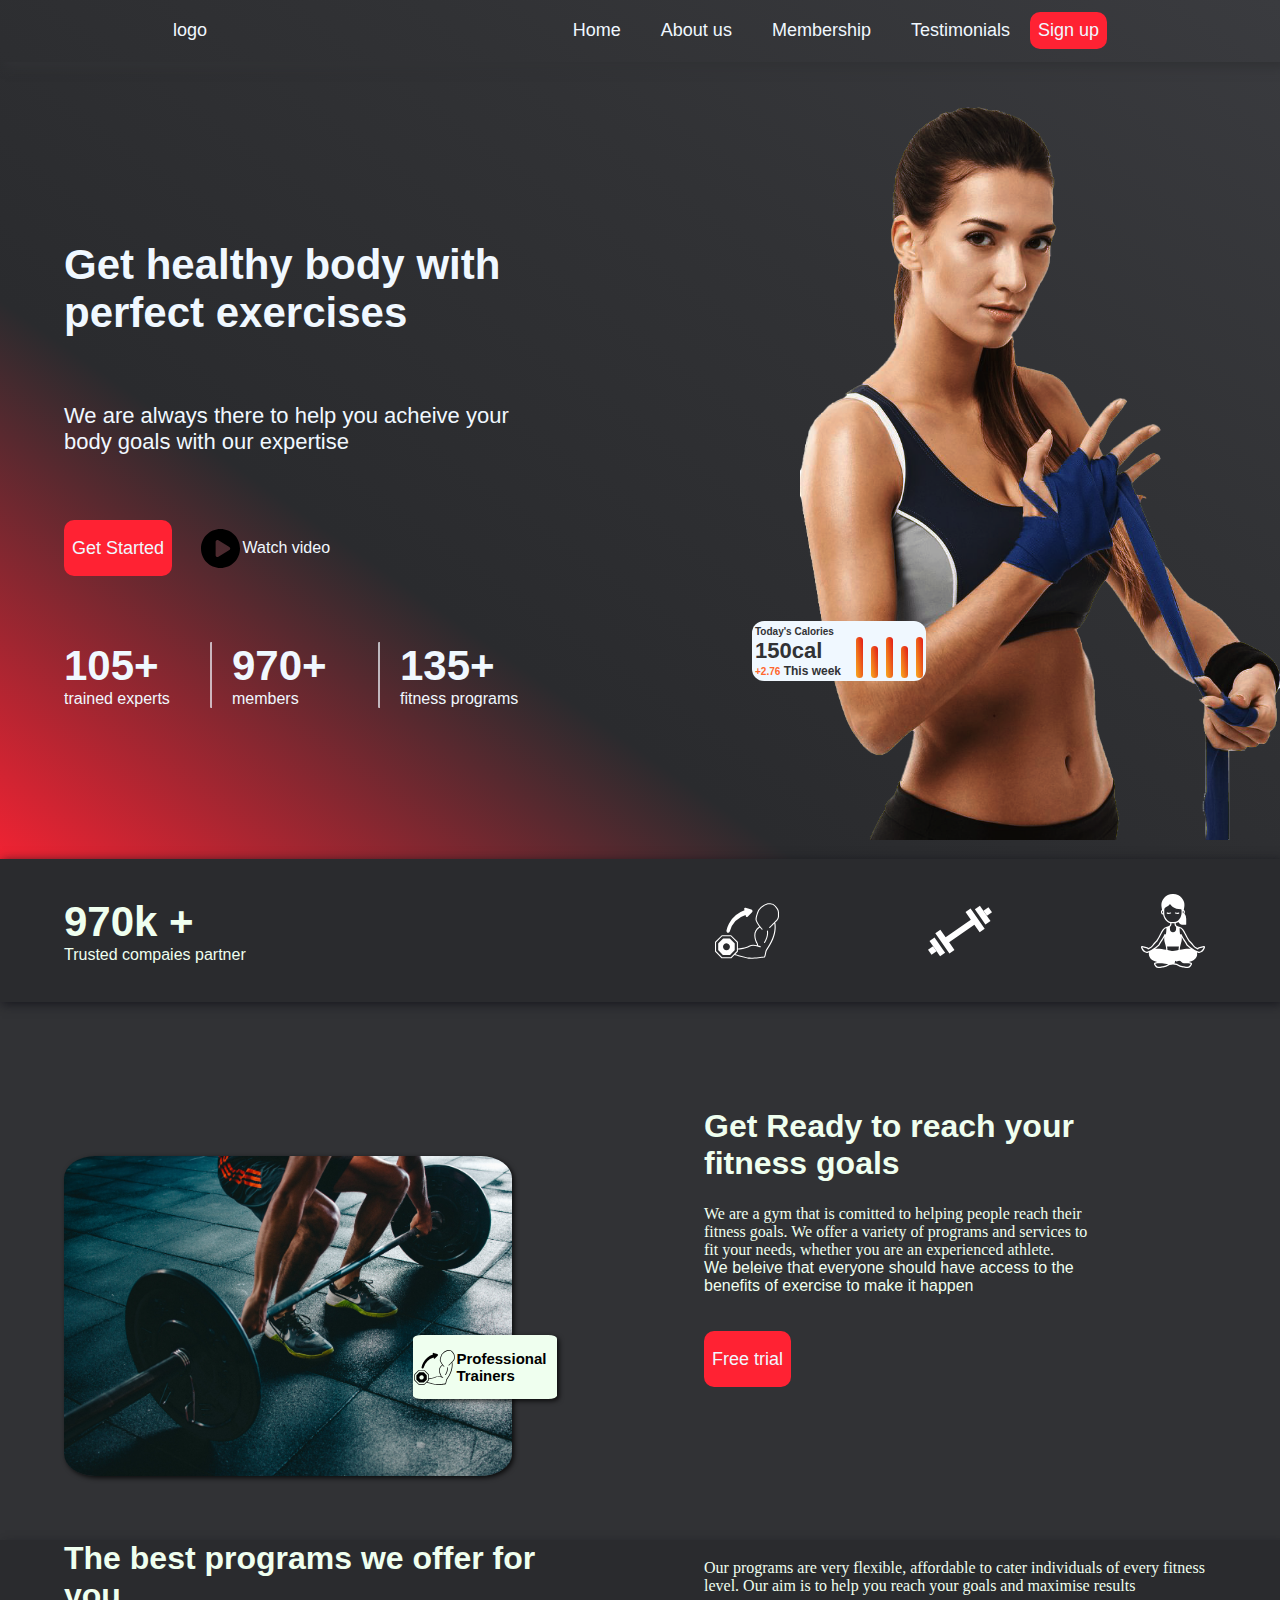
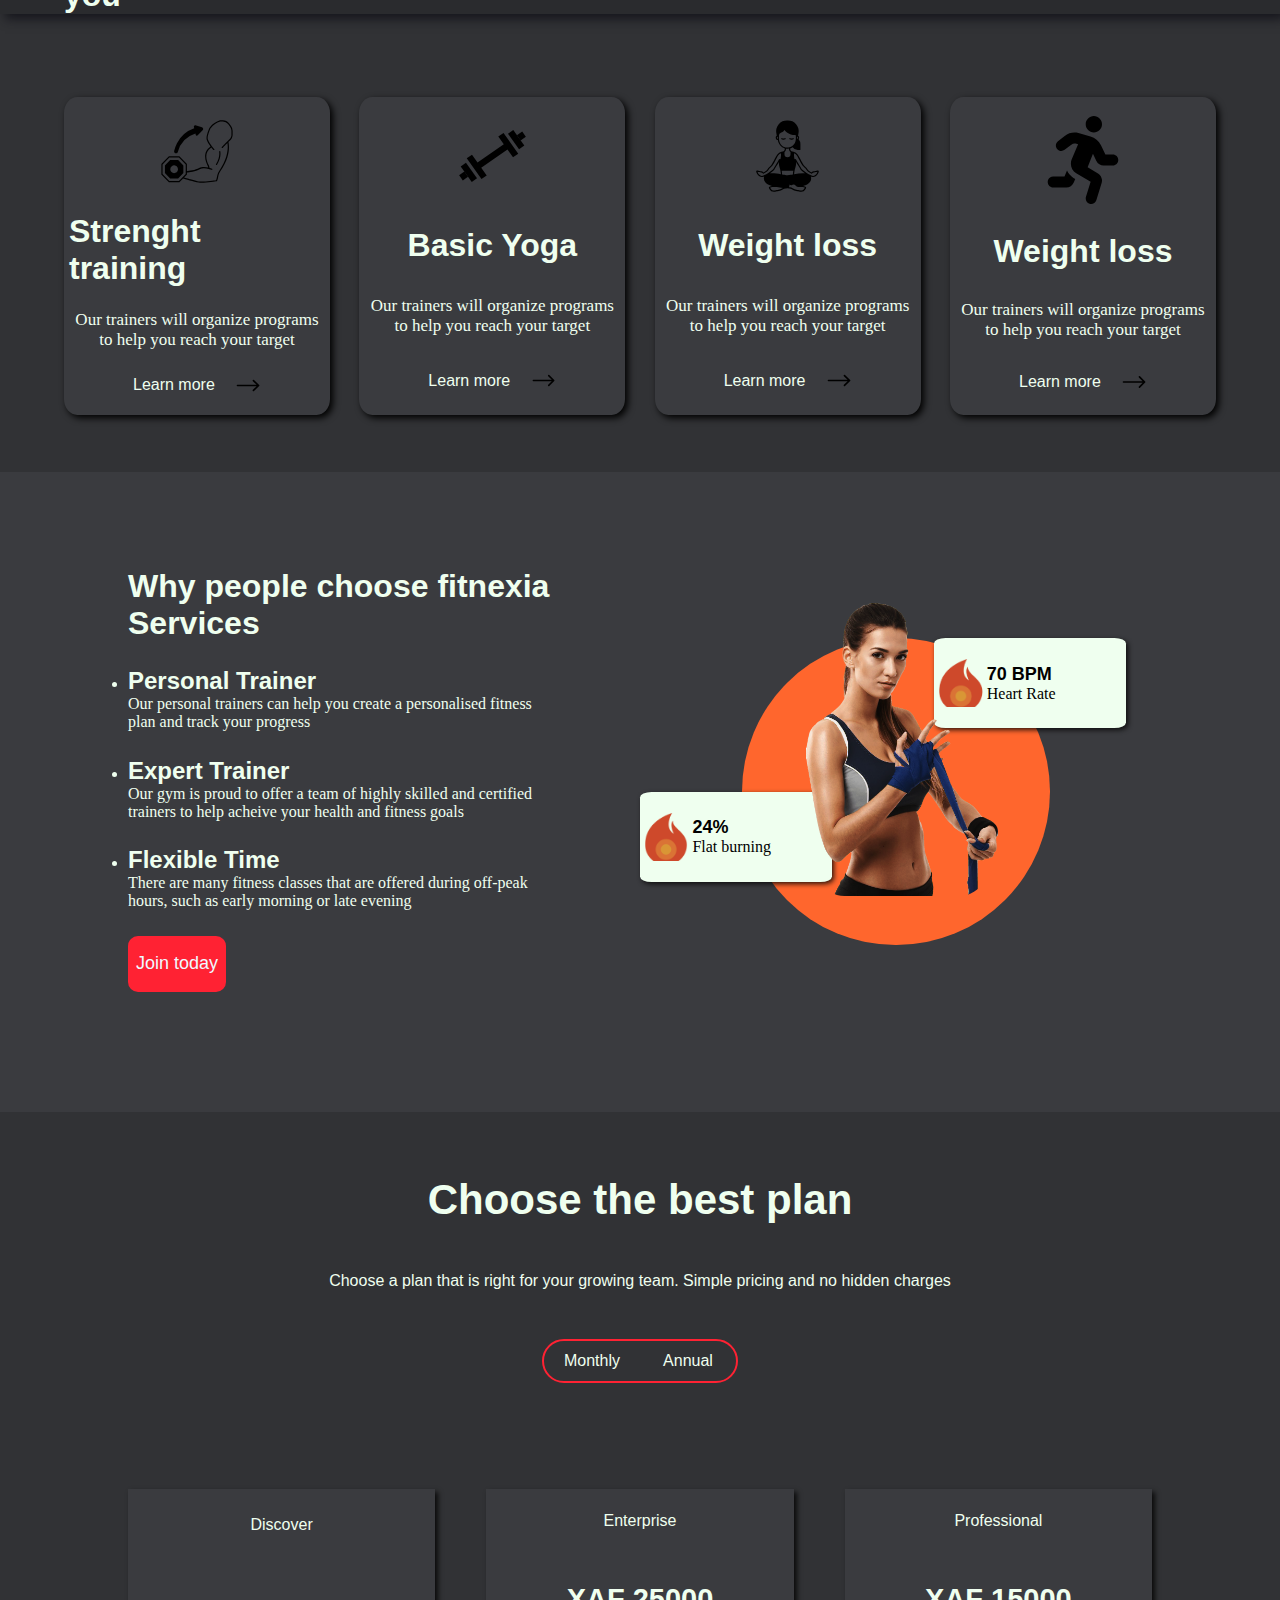
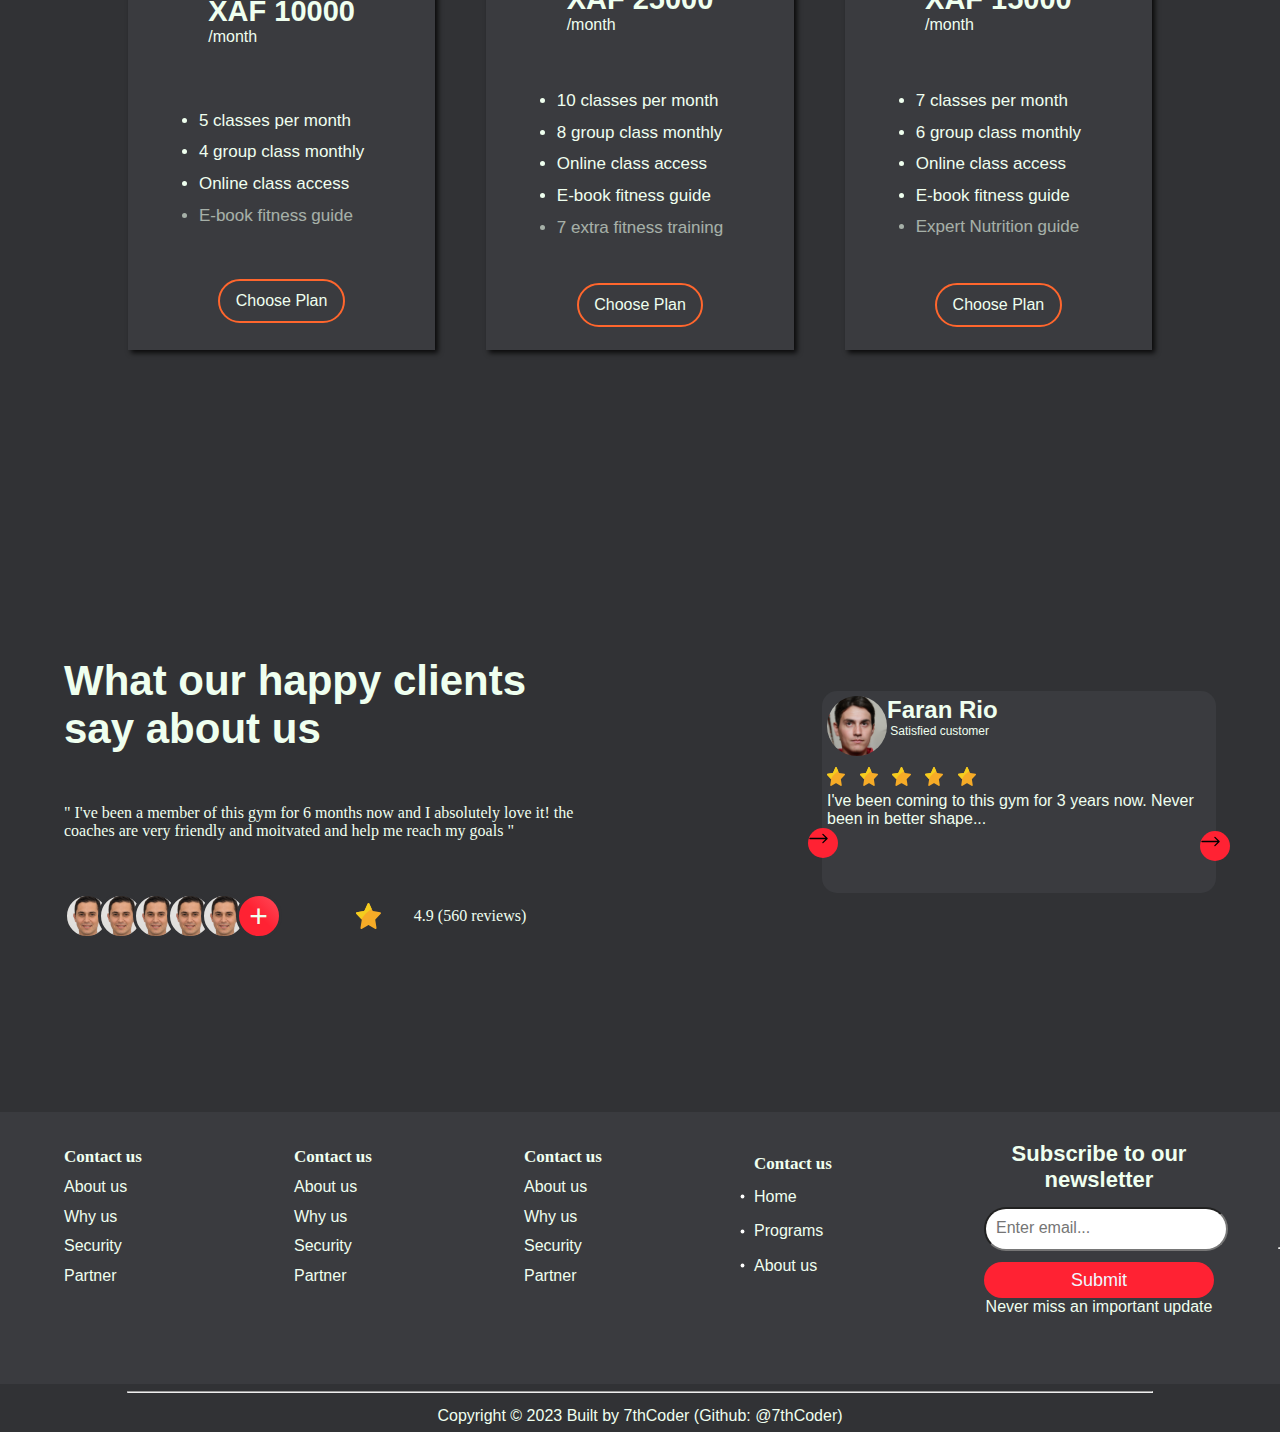
<file: index.html>
<!DOCTYPE html>
<html lang="en">
<head>
    <meta charset="UTF-8">
    <meta name="viewport" content="width=device-width, initial-scale=1.0">
    <title>Gym website</title>
    <link rel="stylesheet" href="output.css">
</head>
<body>
    <header>
        <nav>
            <div id="logo">logo</div>
            <div class="menu">
                <ul>
                    <li>Home</li>
                    <li>About us</li>
                    <li>Membership</li>
                    <li>Testimonials</li>
                </ul>
                <button>Sign up</button>
             </div>
        </nav>

        <div class="container">
            <section id="catchphrase">
                <h1>Get healthy body with perfect exercises</h1>
                <h2>We are always there to help you acheive your body goals with our expertise</h2>
                <div class="cta">
                    <button>Get Started</button>
                    <div id="video"><img src="icons/play.svg" alt=""><span>Watch video</span></div>
                </div>
                <div id="stats">
                    <span><h1>105+</h1> trained experts</span>
                    <span class="bd"><h1> 970+</h1> members</span>
                    <span class ="bd"><h1>135+</h1>  fitness programs</span>
                </div>
            </section>
            <section id="models">
                <div id="inf">
                    <div id="msg">
                        <span>Today's Calories</span>
                        <h1>150cal</h1>
                        <span id="color">+2.76</span> This week
                    </div>

                    <div class="graph"> </div>
                    <div class="graph"> </div>
                    <div class="graph"> </div>
                    <div class="graph"> </div>
                    <div class="graph"> </div>
                    
                </div>
                
            </section>
        </div>

        <div class="bottom_bar">
            <span>
                <h1>970k + </h1>
                Trusted compaies partner
            </span>

            <div id="company_icons">
                <img src="icons/exercise-dumbbells-gym.svg" alt="">
                <img src="icons/icon2-white.svg" alt="">
                <img src="icons/icon3-white.svg" alt="">
            </div>
        </div>
        
    </header>
    <section class="sect_1">
        <div class="section_1">
            <div id="gym">
                <div id="trainer">
                    <img src="icons/icon1.svg" alt="">
                    <span>Professional Trainers</span>
                </div>
            </div>
            <div id="motivation">
                <h1>Get Ready to reach your fitness goals</h1>
                <span>
                    We are a gym that is comitted to helping people reach their fitness goals.
                    We offer a variety of programs and services to fit your needs,
                    whether you are an experienced athlete.
                <p>
                    We beleive that everyone should have access to the benefits of exercise to make it happen
                </p>
                </span>
                <br> <br>
    
                <button>Free trial</button>
            </div>
           
        </div>
        <div class="bottom_nav">
            <h1>The best programs we offer for you</h1>
            <span>Our programs are very flexible, affordable 
                to cater individuals of every fitness level. Our aim is to help you reach your goals 
            and maximise results</span>
        </div>
    </section>
    
    
    <section class="section_2">
        <div class="slide">
            <img src="icons/icon1.svg" alt="">
            <h1>Strenght training</h1>
            <h2>Our trainers will organize programs to help you reach your target</h2>
            <span> 
                Learn more
                <img src="icons/iconx.svg" alt="">
            </span>
        </div>
        <div class="slide">
            <img src="icons/icon2.svg" alt="">
            <h1>Basic Yoga</h1>
            <h2>Our trainers will organize programs to help you reach your target</h2>
            <span> 
                Learn more
                <img src="icons/iconx.svg" alt="">
            </span>
        </div>
        <div class="slide">
            <img src="icons/icon3.svg" alt="">
            <h1>Weight loss</h1>
            <h2>Our trainers will organize programs to help you reach your target</h2>
            <span> 
                Learn more
                <img src="icons/iconx.svg" alt="">
            </span>
        </div>
        <div class="slide">
            <img src="icons/icon4.svg" alt="">
            <h1>Weight loss</h1>
            <h2>Our trainers will organize programs to help you reach your target</h2>
            <span> 
                Learn more
                <img src="icons/iconx.svg" alt="">
            </span>
        </div>

    </section>

    <section class="section_3">
        <div class="container">
            <div class="catchphrase">
                <h1>Why people choose fitnexia Services</h1>
                <ul>
                    <li>
                        <h2>Personal Trainer</h2>
                        Our personal trainers can help you create a personalised
                        fitness plan and track your progress
                    </li>
                    <li>
                        <h2>Expert Trainer</h2>
                        Our gym is proud to offer a team of highly skilled and certified trainers 
                        to help acheive your health and fitness goals
                    </li>
                    <li>
                        <h2>Flexible Time</h2>
                        There are many fitness classes that are offered during
                        off-peak hours, such as early morning or late evening
                    </li>
                </ul>

                <button>
                    Join today
                </button>

            </div>

            <div class="models">
                <div class="back">
                    <div class="boxes">
                        <div id="img"> </div>
                        <span>
                            <h2>24%</h2> Flat burning
                        </span>
                        
                    </div>
                    <div class="boxes">
                        <div id="img"> </div>
                        <span>
                            <h2>70 BPM</h2>Heart Rate
                        </span>
                        
                    </div>
                    
                    <img src="models/model.png" alt="">
                </div>
                
            </div>
        </div>
    </section>

    <section class="section_4">
        <h1>Choose the best plan</h1>
        <span>Choose a plan that is right for your growing team. Simple pricing and no hidden charges</span>
        <div class="choices">
            <button>Monthly</button> <br>
            <button>Annual</button>
        </div>

        <div class="plans">
            <div class="p1">
                <span>Discover</span>
                <span>
                    <h1>XAF 10000</h1>
                    /month
                </span>

                <ul>
                    <li>5 classes per month</li>
                    <li>4 group class monthly</li>
                    <li>Online class access</li>
                    <li>E-book fitness guide</li>
                </ul>
                <button>
                    Choose Plan
                </button>
            </div>
            <div class="p1">
                <span>Enterprise</span>
                <span>
                    <h1>XAF 25000</h1>
                    /month
                </span>

                <ul>
                    <li>10 classes per month</li>
                    <li>8 group class monthly</li>
                    <li>Online class access</li>
                    <li>E-book fitness guide</li>
                    <li>7 extra fitness training</li>
                </ul>
                <button>
                    Choose Plan
                </button>
            </div>
            <div class="p1">
                <span>Professional</span>
                <span>
                    <h1>XAF 15000</h1>
                    /month
                </span>

                <ul>
                    <li>7 classes per month</li>
                    <li>6 group class monthly</li>
                    <li>Online class access</li>
                    <li>E-book fitness guide</li>
                    <li>Expert Nutrition guide</li>
                </ul>
                <button>
                    Choose Plan
                </button>
            </div>
            
        </div>
    </section>

    <section class="section_5">
        <div class="review">
            <h1>What our happy clients say about us</h1>
            <span>
                " I've been a member of this gym for 6 months now and
                I absolutely love it! the coaches are very friendly
                and moitvated and help me reach my goals "
            </span>

            <div class="people">
                <div class="avatars">
                    <div></div>
                    <div></div>
                    <div></div>
                    <div></div>
                    <div></div>
                    <div></div>
                </div>
    
                <span>
                    <img src="icons/icon7.svg" alt="">
                    4.9 (560 reviews)
                </span>
            </div>
            
            


        </div>
        <div class="card">
            <span id="ct">
                <div class="img"> </div>
                <span>
                    <h2>Faran Rio</h2>
                    <h3>Satisfied customer</h3>
                </span>
                
            </span>
            <span id="txt">
                <span class="stars">
                    <img src="icons/icon7.svg" alt="">
                    <img src="icons/icon7.svg" alt="">
                    <img src="icons/icon7.svg" alt="">
                    <img src="icons/icon7.svg" alt="">
                    <img src="icons/icon7.svg" alt="">
                </span>
                I've been coming to this gym for 3 years now. Never been in better shape...
            </span>
            <div class="arrows">
                <img src="icons/iconx.svg" alt="">
            </div>
            <div class="arrow2">
                <img src="icons/iconx.svg" alt="">
            </div>
        </div>
    </section>

    <section class="section_6">
        <ul>
            <h1>Contact us</h1>
            <li>About us</li>
            <li>Why us</li>
            <li>Security</li>
            <li>Partner</li>
        </ul>
        <ul>
            <h1>Contact us</h1>
            <li>About us</li>
            <li>Why us</li>
            <li>Security</li>
            <li>Partner</li>
        </ul>
        <ul>
            <h1>Contact us</h1>
            <li>About us</li>
            <li>Why us</li>
            <li>Security</li>
            <li>Partner</li>
        </ul>
        <ul>
            <h1>Contact us</h1>
            <li>
                <img src="icons/bullet.svg" alt="">Home</li>
            <li>
                <img src="icons/bullet.svg" alt="">Programs</li>
            <li>
                <img src="icons/bullet.svg" alt="">About us</li>
        </ul>
        <div class="email">
            <h1>Subscribe to our newsletter</h1>
            <input type="text" placeholder="Enter email...">
            <button type="submit">Submit</button>
            <span>
                Never miss an important update
            </span>
        </div>
        <hr>
    </section>
    <footer>
        <hr>
        <span>Copyright &#169; 2023 Built by 7thCoder (Github: @7thCoder) </span>
    </footer>

</body>
</html>
</file>
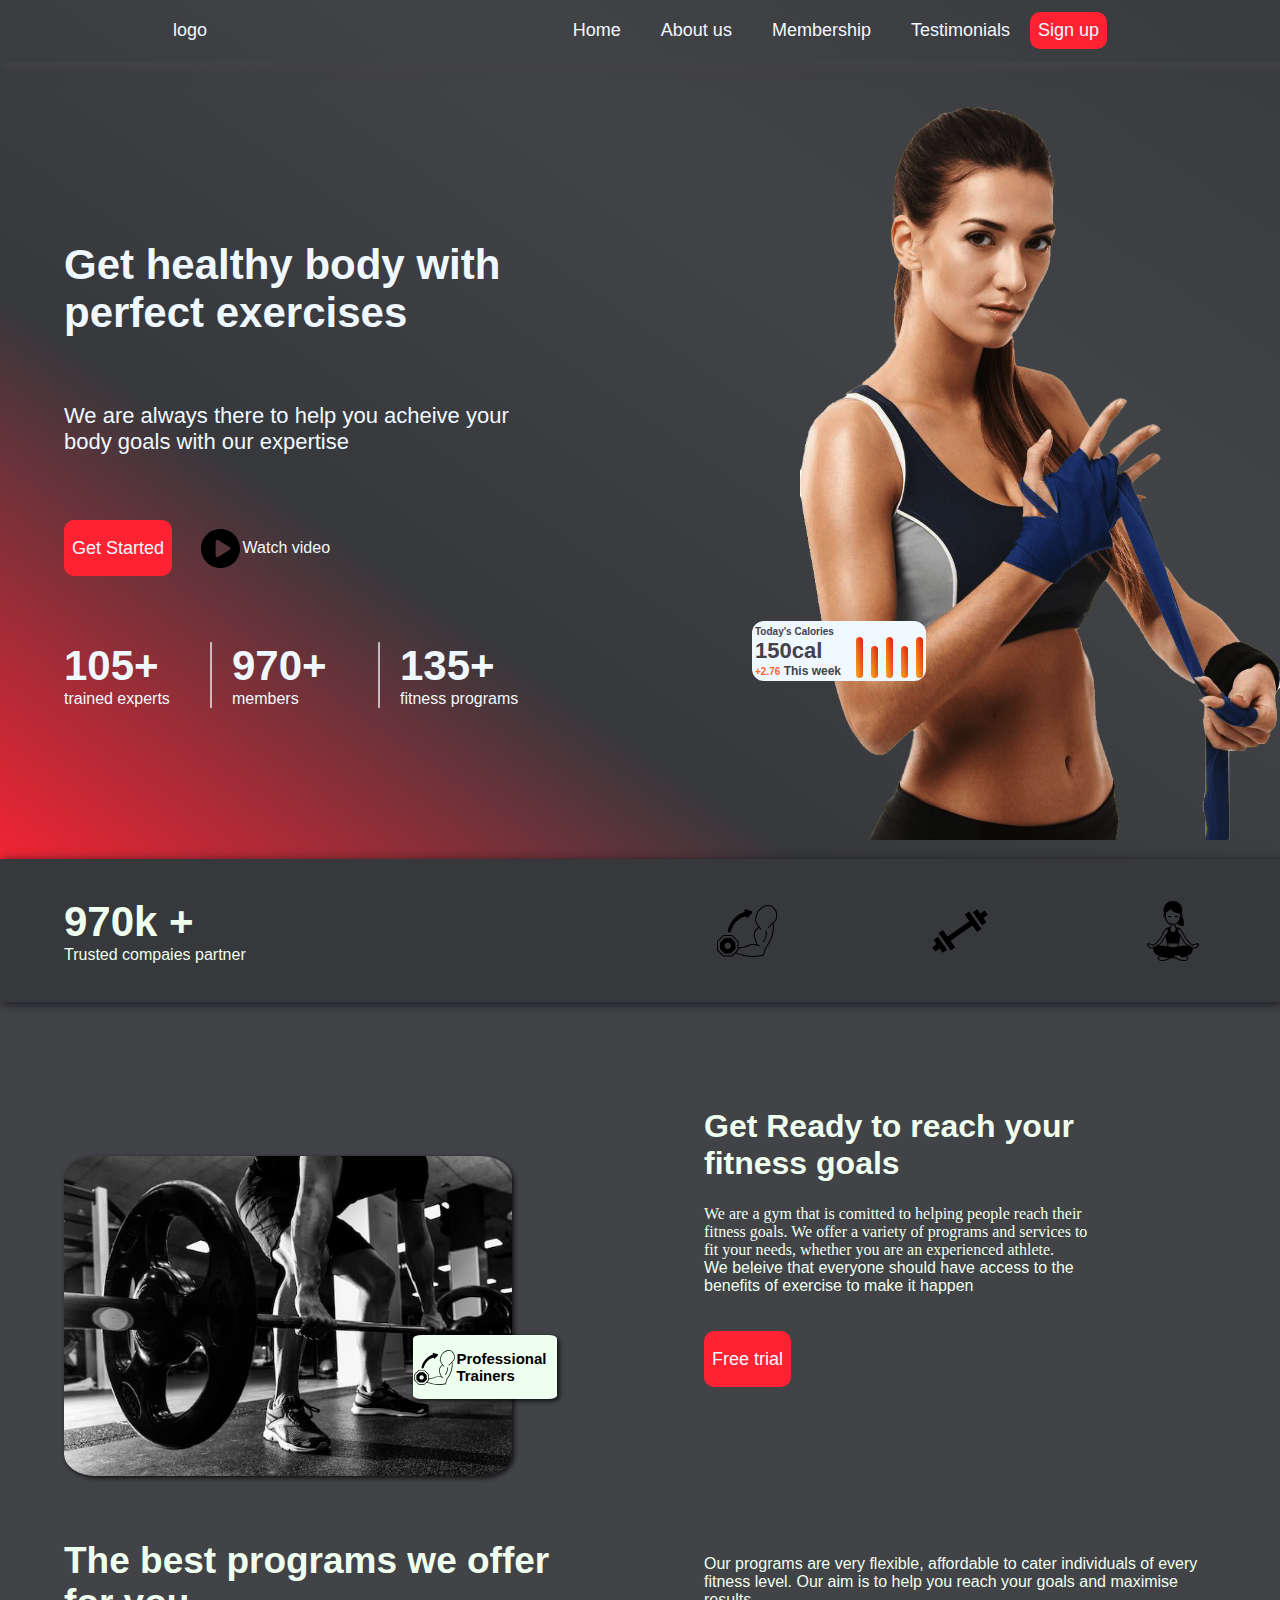
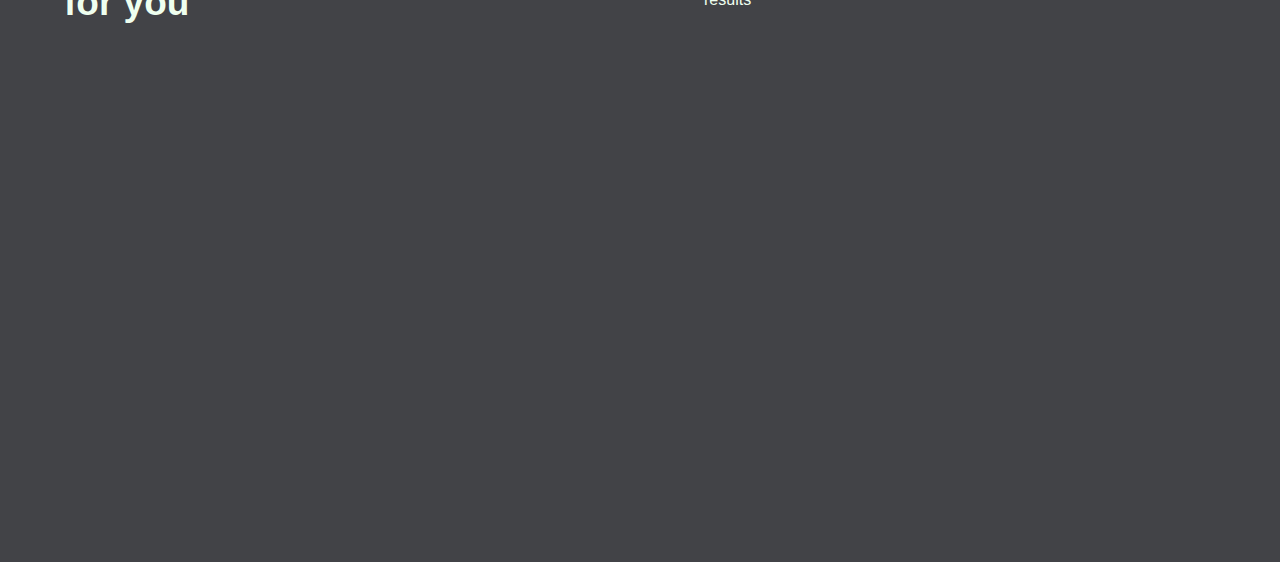
<file: gym website/index.html>
<!DOCTYPE html>
<html lang="en">
<head>
    <meta charset="UTF-8">
    <meta name="viewport" content="width=device-width, initial-scale=1.0">
    <title>Gym website</title>
    <link rel="stylesheet" href="output.css">
</head>
<body>
    <header>
        <nav>
            <div id="logo">logo</div>
            <div class="menu">
                <ul>
                    <li>Home</li>
                    <li>About us</li>
                    <li>Membership</li>
                    <li>Testimonials</li>
                </ul>
                <button>Sign up</button>
             </div>
        </nav>

        <div class="container">
            <section id="catchphrase">
                <h1>Get healthy body with perfect exercises</h1>
                <h2>We are always there to help you acheive your body goals with our expertise</h2>
                <div class="cta">
                    <button>Get Started</button>
                    <div id="video"><img src="icons/play.svg" alt=""><span>Watch video</span></div>
                </div>
                <div id="stats">
                    <span><h1>105+</h1> trained experts</span>
                    <span class="bd"><h1> 970+</h1> members</span>
                    <span class ="bd"><h1>135+</h1>  fitness programs</span>
                </div>
            </section>
            <section id="models">
                <div id="inf">
                    <div id="msg">
                        <span>Today's Calories</span>
                        <h1>150cal</h1>
                        <span id="color">+2.76</span> This week
                    </div>

                    <div class="graph"> </div>
                    <div class="graph"> </div>
                    <div class="graph"> </div>
                    <div class="graph"> </div>
                    <div class="graph"> </div>
                    
                </div>
                
            </section>
        </div>

        <div class="bottom_bar">
            <span>
                <h1>970k + </h1>
                Trusted compaies partner
            </span>

            <div id="company_icons">
                <img src="icons/icon1.svg" alt="">
                <img src="icons/icon2.svg" alt="">
                <img src="icons/icon3.svg" alt="">
            </div>
        </div>
        
    </header>

    <section class="section_1">
        <div id="gym">
            <div id="trainer">
                <img src="icons/icon1.svg" alt="">
                <span>Professional Trainers</span>
            </div>
        </div>
        <div id="motivation">
            <h1>Get Ready to reach your fitness goals</h1>
            <span>
                We are a gym that is comitted to helping people reach their fitness goals.
                We offer a variety of programs and services to fit your needs,
                whether you are an experienced athlete.
            <p>
                We beleive that everyone should have access to the benefits of exercise to make it happen
            </p>
            </span>
            <br> <br>

            <button>Free trial</button>
        </div>

       
    </section>
    <div class="bottom_nav">
        <h1>The best programs we offer for you</h1>
        <span>Our programs are very flexible, affordable 
            to cater individuals of every fitness level. Our aim is to help you reach your goals 
        and maximise results</span>
    </div>
    <section class="section_2">
        
    </section>

</body>
</html>
</file>
<file: output.css>
* {
  padding: 0;
  margin: 0;
  font-family: Montserrat, poppins, helvetica;
}

header {
  width: 100%;
  height: 100vh;
  display: flex;
  flex-direction: column;
  background-image: linear-gradient(to bottom left, #3a3b3f, #313235, #2a2b2e, #ff2233);
}
header nav {
  width: 100%;
  height: 70px;
  display: flex;
  flex-direction: row;
  justify-content: space-around;
  align-items: center;
  box-shadow: 5px 5px 10px #313235;
  font-weight: 500;
  font-size: 18px;
  color: aliceblue;
}
header nav #logo {
  width: fit-content;
}
header nav .menu {
  display: flex;
  flex-direction: row;
  align-items: center;
}
header nav .menu ul {
  display: flex;
  flex-direction: row;
  justify-content: space-between;
}
header nav .menu ul li {
  list-style-type: none;
  padding: 20px;
}
header nav .menu ul li:hover {
  color: #ff2233;
  cursor: pointer;
}
header nav .menu button {
  all: unset;
  padding: 8px;
  background-color: #ff2233;
  border: 0;
  border-radius: 10px;
  font-size: 18px;
}
header .container {
  width: 100%;
  height: 100vh;
  display: flex;
  flex-direction: row;
  justify-content: space-between;
  background-color: transparent;
}
header #catchphrase, header #models {
  width: 45%;
  height: 65%;
  margin-top: 12%;
  margin-left: 5%;
  display: flex;
  flex-direction: column;
  justify-content: space-around;
  color: aliceblue;
  animation: Opacitys;
  animation-duration: 1s;
  animation-timing-function: ease-in;
}
@keyframes Opacitys {
  0% {
    opacity: 0%;
    margin-top: 0%;
  }
  25% {
    opcacity: 25%;
  }
  50% {
    opacity: 6%;
    margin-top: 6%;
  }
  75% {
    opacity: 75%;
  }
  100% {
    opcity: 100%;
    margin-top: 12%;
  }
}
header #catchphrase h1, header #models h1 {
  font-size: 42px;
}
header #catchphrase h2, header #models h2 {
  font-size: 22px;
  font-weight: 400;
  margin-top: 3%;
}
header #catchphrase .cta, header #models .cta {
  margin-top: 3%;
  display: flex;
  flex-direction: row;
  align-items: center;
  width: 60%;
}
header #catchphrase .cta button, header #models .cta button {
  all: unset;
  background-color: #ff2233;
  font-size: 18px;
  font-weight: 500;
  color: aliceblue;
  padding: 8px;
  height: 40px;
  border-radius: 10px;
}
header #catchphrase .cta #video, header #models .cta #video {
  display: flex;
  flex-direction: row;
  align-items: center;
  margin-left: 10%;
  width: 50%;
  height: 100%;
}
header #catchphrase .cta #video img, header #models .cta #video img {
  width: 27%;
  height: auto;
  margin-right: 2%;
}
header #catchphrase .cta #video span:hover, header #models .cta #video span:hover {
  text-decoration: underline;
  cursor: pointer;
}
header #catchphrase #stats, header #models #stats {
  display: flex;
  flex-direction: row;
  justify-content: space-between;
  width: 100%;
  font-weight: 500;
  margin-top: 3%;
}
header #catchphrase #stats span, header #models #stats span {
  width: 30%;
  text-wrap: wrap;
}
header #catchphrase #stats .bd, header #models #stats .bd {
  border-left: solid 2px rgba(240, 248, 255, 0.692);
  border-radius: 1px;
  padding-left: 20px;
}
header #models {
  margin-top: 3%;
  height: 93%;
  background-image: url(models/model.png);
  background-size: contain;
  background-repeat: no-repeat;
  margin-left: 20%;
}
header #models #inf {
  display: flex;
  flex-direction: row;
  align-items: flex-end;
  color: #313235;
  background-color: aliceblue;
  width: 35%;
  border-radius: 12px;
  padding: 3px;
  margin-top: 75%;
  margin-left: -10%;
}
header #models #inf #msg {
  width: 80%;
  font-size: 12px;
  font-weight: 600;
}
header #models #inf #msg span {
  font-size: 10px;
}
header #models #inf #msg h1 {
  font-size: 22px;
}
header #models #inf #msg #color {
  color: #ff662d;
}
header #models #inf .graph {
  height: 75%;
  width: 10px;
  margin-left: 8px;
  border-radius: 5px;
  background-image: linear-gradient(to top right, rgb(248, 172, 30), rgb(226, 24, 24));
}
header #models #inf .graph:nth-child(odd) {
  height: 60%;
}
@keyframes moveUp {
  0% {
    margin-top: 100%;
    margin-left: -10%;
  }
  50% {
    margin-top: 85%;
    margin-left: -10%;
  }
  100% {
    margin-top: 70%;
    margin-left: -10%;
  }
}
header .bottom_bar {
  width: 100%;
  background-color: #2a2b2e;
  z-index: 2;
  height: 18%;
  margin-bottom: -8%;
  box-shadow: 2px 2px 10px rgba(19, 19, 26, 0.856);
  display: flex;
  flex-direction: row;
  justify-content: space-between;
  align-items: center;
}
header .bottom_bar span {
  margin-left: 5%;
  width: 30%;
  font-weight: 400;
  color: #efffef;
}
header .bottom_bar span h1 {
  font-size: 42px;
}
header .bottom_bar #company_icons {
  display: flex;
  flex-direction: row;
  justify-content: space-around;
  width: 50%;
}
header .bottom_bar #company_icons img {
  width: 10%;
  height: auto;
}

.sect_1, .section_2, .section_3, .section_6, .section_4, .section_5 {
  display: flex;
  flex-direction: column;
}
.sect_1 .section_1, .section_2 .section_1, .section_3 .section_1, .section_6 .section_1, .section_4 .section_1, .section_5 .section_1 {
  width: 100%;
  height: 40em;
  background-color: #313235;
  display: flex;
  flex-direction: row;
  justify-content: space-between;
  align-items: center;
}
.sect_1 .section_1 #gym, .section_2 .section_1 #gym, .section_3 .section_1 #gym, .section_6 .section_1 #gym, .section_4 .section_1 #gym, .section_5 .section_1 #gym {
  margin-top: 15%;
  margin-left: 5%;
  height: 50%;
  width: 35%;
  border-radius: 7%;
  background-image: url(models/workout1.jpg);
  background-size: cover;
  box-shadow: 2px 2px 5px rgba(0, 0, 0, 0.781);
}
.sect_1 .section_1 #gym #trainer, .section_2 .section_1 #gym #trainer, .section_3 .section_1 #gym #trainer, .section_6 .section_1 #gym #trainer, .section_4 .section_1 #gym #trainer, .section_5 .section_1 #gym #trainer {
  width: 32%;
  height: 20%;
  background-color: #efffef;
  float: right;
  margin-right: -10%;
  margin-top: 40%;
  border: solid 0px black;
  border-radius: 6%;
  box-shadow: 2px 2px 5px rgba(0, 0, 0, 0.781);
  display: flex;
  flex-direction: row;
  justify-content: space-between;
  align-items: center;
}
.sect_1 .section_1 #gym #trainer img, .section_2 .section_1 #gym #trainer img, .section_3 .section_1 #gym #trainer img, .section_6 .section_1 #gym #trainer img, .section_4 .section_1 #gym #trainer img, .section_5 .section_1 #gym #trainer img {
  width: 30%;
  height: auto;
}
.sect_1 .section_1 #gym #trainer span, .section_2 .section_1 #gym #trainer span, .section_3 .section_1 #gym #trainer span, .section_6 .section_1 #gym #trainer span, .section_4 .section_1 #gym #trainer span, .section_5 .section_1 #gym #trainer span {
  font-size: 15px;
  font-weight: 700;
}
.sect_1 .section_1 #motivation, .section_2 .section_1 #motivation, .section_3 .section_1 #motivation, .section_6 .section_1 #motivation, .section_4 .section_1 #motivation, .section_5 .section_1 #motivation {
  width: 30%;
  height: 65%;
  margin-top: 15%;
  margin-right: 15%;
  color: #efffef;
}
.sect_1 .section_1 #motivation h1, .section_2 .section_1 #motivation h1, .section_3 .section_1 #motivation h1, .section_6 .section_1 #motivation h1, .section_4 .section_1 #motivation h1, .section_5 .section_1 #motivation h1 {
  font-size: 32px;
  margin-bottom: 6%;
}
.sect_1 .section_1 #motivation span, .section_2 .section_1 #motivation span, .section_3 .section_1 #motivation span, .section_6 .section_1 #motivation span, .section_4 .section_1 #motivation span, .section_5 .section_1 #motivation span {
  margin-bottom: 6%;
  font-family: poppins;
}
.sect_1 .section_1 #motivation button, .section_2 .section_1 #motivation button, .section_3 .section_1 #motivation button, .section_6 .section_1 #motivation button, .section_4 .section_1 #motivation button, .section_5 .section_1 #motivation button {
  all: unset;
  background-color: #ff2233;
  font-size: 18px;
  font-weight: 500;
  color: aliceblue;
  padding: 8px;
  height: 40px;
  border-radius: 10px;
}
.sect_1 .bottom_nav, .section_2 .bottom_nav, .section_3 .bottom_nav, .section_6 .bottom_nav, .section_4 .bottom_nav, .section_5 .bottom_nav {
  width: 100%;
  background-color: #2a2b2e;
  padding: 5 0 5 0;
  margin-bottom: -8%;
  box-shadow: 5px 5px 10px rgba(19, 19, 26, 0.89);
  display: flex;
  flex-direction: row;
  justify-content: space-between;
  align-items: center;
  color: #efffef;
}
.sect_1 .bottom_nav h1, .section_2 .bottom_nav h1, .section_3 .bottom_nav h1, .section_6 .bottom_nav h1, .section_4 .bottom_nav h1, .section_5 .bottom_nav h1 {
  width: 40%;
  margin-left: 5%;
  font-size: 32px;
}
.sect_1 .bottom_nav span, .section_2 .bottom_nav span, .section_3 .bottom_nav span, .section_6 .bottom_nav span, .section_4 .bottom_nav span, .section_5 .bottom_nav span {
  margin-right: 5%;
  width: 40%;
  font-family: poppins;
}

.section_2, .section_3, .section_6, .section_4, .section_5 {
  flex-direction: row;
  justify-content: space-between;
  align-items: center;
  height: 35em;
  background-color: #313235;
}
.section_2 .slide, .section_3 .slide, .section_6 .slide, .section_4 .slide, .section_5 .slide {
  margin-top: 10%;
  width: 20%;
  height: 55%;
  background-color: #3a3b3f;
  box-shadow: 3px 3px 7px black;
  border-radius: 5%;
  display: flex;
  flex-direction: column;
  justify-content: space-around;
  align-items: center;
  color: #efffef;
  padding: 5px;
}
.section_2 .slide img, .section_3 .slide img, .section_6 .slide img, .section_4 .slide img, .section_5 .slide img {
  width: 30%;
  height: auto;
}
.section_2 .slide h2, .section_3 .slide h2, .section_6 .slide h2, .section_4 .slide h2, .section_5 .slide h2 {
  font-size: 17px;
  font-weight: 400;
  font-family: poppins;
  text-align: center;
}
.section_2 .slide span, .section_3 .slide span, .section_6 .slide span, .section_4 .slide span, .section_5 .slide span {
  width: 50%;
  display: flex;
  flex-direction: row;
  justify-content: space-between;
  align-items: center;
}
.section_2 .slide span img, .section_3 .slide span img, .section_6 .slide span img, .section_4 .slide span img, .section_5 .slide span img {
  width: 20%;
  height: auto;
}
.section_2 .slide span:hover, .section_3 .slide span:hover, .section_6 .slide span:hover, .section_4 .slide span:hover, .section_5 .slide span:hover {
  box-shadow: 3px 3px 5px rgba(20, 20, 26, 0.822);
}
.section_2 .slide:first-child, .section_3 .slide:first-child, .section_6 .slide:first-child, .section_4 .slide:first-child, .section_5 .slide:first-child {
  margin-left: 5%;
}
.section_2 .slide:last-child, .section_3 .slide:last-child, .section_6 .slide:last-child, .section_4 .slide:last-child, .section_5 .slide:last-child {
  margin-right: 5%;
}
.section_2 .slide:hover, .section_3 .slide:hover, .section_6 .slide:hover, .section_4 .slide:hover, .section_5 .slide:hover {
  background-color: #ff662d;
  width: 20%;
  height: 60%;
}

.section_3, .section_6, .section_4, .section_5 {
  background-color: #3a3b3f;
  height: 40em;
}
.section_3 .container, .section_6 .container, .section_4 .container, .section_5 .container {
  width: 100%;
  height: 100%;
  display: flex;
  flex-direction: row;
  justify-content: center;
  align-items: center;
}
.section_3 .container .catchphrase, .section_6 .container .catchphrase, .section_4 .container .catchphrase, .section_5 .container .catchphrase {
  width: 40%;
  height: 70%;
  margin-left: 5%;
  color: #efffef;
  display: block;
}
.section_3 .container .catchphrase h1, .section_6 .container .catchphrase h1, .section_4 .container .catchphrase h1, .section_5 .container .catchphrase h1 {
  font-size: 32px;
}
.section_3 .container .catchphrase ul li, .section_6 .container .catchphrase ul li, .section_4 .container .catchphrase ul li, .section_5 .container .catchphrase ul li {
  margin-top: 5%;
  font-family: poppins;
  width: 80%;
}
.section_3 .container .catchphrase ul li:last-child, .section_6 .container .catchphrase ul li:last-child, .section_4 .container .catchphrase ul li:last-child, .section_5 .container .catchphrase ul li:last-child {
  margin-bottom: 5%;
}
.section_3 .container .catchphrase button, .section_6 .container .catchphrase button, .section_4 .container .catchphrase button, .section_5 .container .catchphrase button {
  all: unset;
  background-color: #ff2233;
  font-size: 18px;
  font-weight: 500;
  color: aliceblue;
  padding: 8px;
  height: 40px;
  border-radius: 10px;
}
.section_3 .container .models, .section_6 .container .models, .section_4 .container .models, .section_5 .container .models {
  width: 40%;
  height: 60%;
  margin-right: 5%;
  display: flex;
  justify-content: center;
  align-items: center;
}
.section_3 .container .models .back, .section_6 .container .models .back, .section_4 .container .models .back, .section_5 .container .models .back {
  background-color: #ff662d;
  width: 60%;
  height: 80%;
  border-radius: 200px;
}
.section_3 .container .models .back img, .section_6 .container .models .back img, .section_4 .container .models .back img, .section_5 .container .models .back img {
  z-index: 4;
  width: 15%;
  height: auto;
  position: absolute;
  border-radius: 20%;
  margin-top: -3%;
  margin-left: 5%;
}
.section_3 .container .models .back .boxes, .section_6 .container .models .back .boxes, .section_4 .container .models .back .boxes, .section_5 .container .models .back .boxes {
  display: flex;
  flex-direction: row;
  justify-content: space-between;
  align-items: center;
  background-color: #efffef;
  border-radius: 6%;
  box-shadow: 2px 2px 5px rgba(7, 7, 7, 0.856);
  width: 15%;
  height: 10%;
  position: absolute;
}
.section_3 .container .models .back .boxes #img, .section_6 .container .models .back .boxes #img, .section_4 .container .models .back .boxes #img, .section_5 .container .models .back .boxes #img {
  background-image: url(icons/icon6.png);
  background-repeat: no-repeat;
  background-size: cover;
  width: 30%;
  height: 48px;
}
.section_3 .container .models .back .boxes Span, .section_6 .container .models .back .boxes Span, .section_4 .container .models .back .boxes Span, .section_5 .container .models .back .boxes Span {
  width: 80%;
  font-family: poppins;
}
.section_3 .container .models .back .boxes Span h2, .section_6 .container .models .back .boxes Span h2, .section_4 .container .models .back .boxes Span h2, .section_5 .container .models .back .boxes Span h2 {
  font-size: 18px;
}
.section_3 .container .models .back .boxes:first-child, .section_6 .container .models .back .boxes:first-child, .section_4 .container .models .back .boxes:first-child, .section_5 .container .models .back .boxes:first-child {
  float: right;
  margin-left: -8%;
  margin-top: 12%;
}
.section_3 .container .models .back .boxes:nth-child(2), .section_6 .container .models .back .boxes:nth-child(2), .section_4 .container .models .back .boxes:nth-child(2), .section_5 .container .models .back .boxes:nth-child(2) {
  float: left;
  margin-left: 15%;
}

.section_4, .section_5 {
  height: 60em;
  background-color: #313235;
  flex-direction: column;
  color: #efffef;
}
.section_4 h1, .section_5 h1 {
  margin-top: 5%;
  font-size: 42px;
}
.section_4 .choices, .section_5 .choices {
  width: 15%;
  height: 40px;
  border: solid 2px #ff2233;
  border-radius: 30px;
  display: flex;
  flex-direction: row;
  justify-content: center;
  align-items: center;
}
.section_4 .choices button, .section_5 .choices button {
  all: unset;
  width: 50%;
  height: 100%;
  font-weight: 500;
  border-radius: 30px;
  text-align: center;
}
.section_4 .choices button:focus, .section_5 .choices button:focus {
  background-image: linear-gradient(to bottom right, #ff2233, #ff2233, rgba(255, 34, 52, 0.8705882353));
}
.section_4 .plans, .section_5 .plans {
  width: 80%;
  height: 60%;
  margin-bottom: 5%;
  display: flex;
  flex-direction: row;
  justify-content: space-between;
  align-items: center;
}
.section_4 .plans .p1, .section_5 .plans .p1 {
  width: 30%;
  height: 80%;
  background-color: #3a3b3f;
  box-shadow: 3px 3px 5px rgba(0, 0, 0, 0.801);
  display: flex;
  flex-direction: column;
  justify-content: space-around;
  align-items: center;
}
.section_4 .plans .p1 h1, .section_5 .plans .p1 h1 {
  font-size: 29px;
}
.section_4 .plans .p1 li, .section_5 .plans .p1 li {
  margin-top: 7%;
  font-size: 17px;
}
.section_4 .plans .p1 li:last-child, .section_5 .plans .p1 li:last-child {
  opacity: 60%;
}
.section_4 .plans .p1 button, .section_5 .plans .p1 button {
  all: unset;
  width: 40%;
  height: 40px;
  text-align: center;
  border-radius: 30px;
  border: solid 2px #ff662d;
}
.section_4 .plans .p1:hover, .section_5 .plans .p1:hover {
  background-color: #ff662d;
  height: 85%;
  width: 35%;
  transition: width 0.4s ease-in;
  transition: width 0.4s ease-in;
}
.section_4 .plans .p1:hover button, .section_5 .plans .p1:hover button {
  background-color: #efffef;
  color: #ff662d;
  cursor: pointer;
}

.section_5 {
  height: 40em;
  flex-direction: row;
  background-color: #313235;
}
.section_5 .review {
  margin-left: 5%;
  width: 40%;
  height: 50%;
  color: #efffef;
}
.section_5 .review h1 {
  margin-bottom: 10%;
}
.section_5 .review span {
  font-family: poppins;
}
.section_5 .review .people {
  width: 95%;
  height: 5em;
  display: flex;
  flex-direction: row;
  align-items: center;
  margin-top: 7%;
}
.section_5 .review .people .avatars {
  width: 60%;
  height: 5em;
  display: flex;
  flex-direction: row;
  align-items: center;
}
.section_5 .review .people .avatars div {
  background-image: url(models/person.jpg);
  background-repeat: no-repeat;
  background-size: cover;
  width: 40px;
  height: 40px;
  border-radius: 50px;
  border: solid 3px #313235;
  margin-left: -4%;
}
.section_5 .review .people .avatars div:first-child {
  margin-left: 0% !important;
}
.section_5 .review .people .avatars div:last-child {
  background-image: linear-gradient(to top right, #ff2233, #ff2233, #ff4b5a);
  display: flex;
  justify-content: center;
  align-items: center;
}
.section_5 .review .people .avatars div:last-child::after {
  font-size: 32px;
  font-weight: 500;
  content: "+";
  color: #efffef;
}
.section_5 .review .people span {
  display: flex;
  flex-direction: row;
  justify-content: space-between;
  align-items: center;
}
.section_5 .review .people span img {
  width: 15%;
  height: auto;
}
.section_5 .card {
  width: 30%;
  height: 30%;
  margin-right: 5%;
  background-color: #3a3b3f;
  border-radius: 15px;
  padding: 5px;
}
.section_5 .card #ct {
  display: flex;
  flex-direction: row;
  width: 100%;
}
.section_5 .card #ct .img {
  background-image: url(models/person2.jpg);
  background-repeat: no-repeat;
  background-size: cover;
  width: 60px;
  height: 60px;
  border-radius: 30px;
}
.section_5 .card #ct span {
  display: flex;
  flex-direction: column;
}
.section_5 .card #ct span h3 {
  font-weight: 300;
  font-size: 12px;
  margin-left: 3%;
}
.section_5 .card #txt {
  display: flex;
  flex-direction: column;
}
.section_5 .card #txt .stars {
  display: flex;
  flex-direction: row;
  justify-content: space-between;
  width: 40%;
  margin-top: 3%;
}
.section_5 .card #txt .stars img {
  width: 12%;
  height: auto;
  margin-right: 3%;
  margin-bottom: 4%;
}
.section_5 .card .arrows {
  width: 30px;
  height: 30px;
  border-radius: 50px;
  background-color: #ff2233;
  z-index: 2;
  margin-left: -5%;
}
.section_5 .card .arrows img {
  width: 70%;
  height: auto;
}
.section_5 .card .arrow2 {
  width: 30px;
  height: 30px;
  border-radius: 50px;
  background-color: #ff2233;
  z-index: 2;
  float: right;
  margin-right: -5%;
  margin-top: -7%;
}
.section_5 .card .arrow2 img {
  width: 70%;
  height: auto;
}

.section_6 {
  height: 17em;
  flex-direction: row;
  justify-content: space-between;
  background-color: #3a3b3f;
}
.section_6 ul {
  width: 20%;
  margin-bottom: 5%;
}
.section_6 ul h1 {
  font-family: poppins;
  font-size: 17px;
  color: #efffef;
}
.section_6 ul li {
  font-weight: 400;
  color: #efffef;
  list-style-type: none;
  margin-top: 5%;
  display: flex;
  flex-direction: row;
  align-items: center;
}
.section_6 ul li img {
  width: 10%;
  height: auto;
  margin-left: -10%;
}
.section_6 ul:first-child {
  margin-left: 5%;
}
.section_6 .email {
  width: 20%;
  margin-right: 5%;
  margin-bottom: 3%;
  display: flex;
  flex-direction: column;
  color: #efffef;
}
.section_6 .email h1 {
  font-size: 22px;
  margin-bottom: 6%;
  text-align: center;
}
.section_6 .email input {
  width: 100%;
  border-radius: 40px;
  height: 40px;
  margin-bottom: 5%;
  padding-left: 10px;
}
.section_6 .email input::placeholder {
  font-size: 16px;
  font-weight: 500;
}
.section_6 .email button {
  all: unset;
  background-color: #ff2233;
  font-size: 18px;
  font-weight: 500;
  color: aliceblue;
  padding: 8px;
  height: 40px;
  border-radius: 10px;
  height: 20px;
  text-align: center;
  border-radius: 20px;
}
.section_6 .email span {
  font-size: 16px;
  text-align: center;
}

footer {
  background-color: #313235;
  display: flex;
  flex-direction: column;
  justify-content: space-around;
  align-items: center;
  width: 100%;
  height: 3em;
}
footer hr {
  width: 80%;
}
footer span {
  color: #efffef;
}

/*# sourceMappingURL=output.css.map */
</file>
<file: gym website/output.css>
* {
  padding: 0;
  margin: 0;
  font-family: Montserrat, poppins, helvetica;
}

header {
  width: 100%;
  height: 100vh;
  display: flex;
  flex-direction: column;
  background-image: linear-gradient(to bottom left, #3a3b3f, #424347, #37383c, #ff2233);
}
header nav {
  width: 100%;
  height: 70px;
  display: flex;
  flex-direction: row;
  justify-content: space-around;
  align-items: center;
  box-shadow: 5px 5px 10px #424347;
  font-weight: 500;
  font-size: 18px;
  color: aliceblue;
}
header nav #logo {
  width: fit-content;
}
header nav .menu {
  display: flex;
  flex-direction: row;
  align-items: center;
}
header nav .menu ul {
  display: flex;
  flex-direction: row;
  justify-content: space-between;
}
header nav .menu ul li {
  list-style-type: none;
  padding: 20px;
}
header nav .menu ul li:hover {
  color: #ff2233;
  cursor: pointer;
}
header nav .menu button {
  all: unset;
  padding: 8px;
  background-color: #ff2233;
  border: 0;
  border-radius: 10px;
  font-size: 18px;
}
header .container {
  width: 100%;
  height: 100vh;
  display: flex;
  flex-direction: row;
  justify-content: space-between;
  background-color: transparent;
}
header #catchphrase, header #models {
  width: 45%;
  height: 65%;
  margin-top: 12%;
  margin-left: 5%;
  display: flex;
  flex-direction: column;
  justify-content: space-around;
  color: aliceblue;
}
header #catchphrase h1, header #models h1 {
  font-size: 42px;
}
header #catchphrase h2, header #models h2 {
  font-size: 22px;
  font-weight: 400;
  margin-top: 3%;
}
header #catchphrase .cta, header #models .cta {
  margin-top: 3%;
  display: flex;
  flex-direction: row;
  align-items: center;
  width: 60%;
}
header #catchphrase .cta button, header #models .cta button {
  all: unset;
  background-color: #ff2233;
  font-size: 18px;
  font-weight: 500;
  color: aliceblue;
  padding: 8px;
  height: 40px;
  border-radius: 10px;
}
header #catchphrase .cta #video, header #models .cta #video {
  display: flex;
  flex-direction: row;
  align-items: center;
  margin-left: 10%;
  width: 50%;
  height: 100%;
}
header #catchphrase .cta #video img, header #models .cta #video img {
  width: 27%;
  height: auto;
  margin-right: 2%;
}
header #catchphrase .cta #video span:hover, header #models .cta #video span:hover {
  text-decoration: underline;
  cursor: pointer;
}
header #catchphrase #stats, header #models #stats {
  display: flex;
  flex-direction: row;
  justify-content: space-between;
  width: 100%;
  font-weight: 500;
  margin-top: 3%;
}
header #catchphrase #stats span, header #models #stats span {
  width: 30%;
  text-wrap: wrap;
}
header #catchphrase #stats .bd, header #models #stats .bd {
  border-left: solid 2px rgba(240, 248, 255, 0.692);
  border-radius: 1px;
  padding-left: 20px;
}
header #models {
  margin-top: 3%;
  height: 93%;
  background-image: url(models/model.png);
  background-size: contain;
  background-repeat: no-repeat;
  margin-left: 20%;
}
header #models #inf {
  display: flex;
  flex-direction: row;
  align-items: flex-end;
  color: #424347;
  background-color: aliceblue;
  width: 35%;
  border-radius: 12px;
  padding: 3px;
  margin-top: 75%;
  margin-left: -10%;
}
header #models #inf #msg {
  width: 80%;
  font-size: 12px;
  font-weight: 600;
}
header #models #inf #msg span {
  font-size: 10px;
}
header #models #inf #msg h1 {
  font-size: 22px;
}
header #models #inf #msg #color {
  color: #ff662d;
}
header #models #inf .graph {
  height: 75%;
  width: 10px;
  margin-left: 8px;
  border-radius: 5px;
  background-image: linear-gradient(to top right, rgb(248, 172, 30), rgb(226, 24, 24));
}
header #models #inf .graph:nth-child(odd) {
  height: 60%;
}
header .bottom_bar {
  width: 100%;
  background-color: #37383c;
  height: 18%;
  margin-bottom: -8%;
  box-shadow: 2px 2px 10px rgba(19, 19, 26, 0.856);
  display: flex;
  flex-direction: row;
  justify-content: space-between;
  align-items: center;
}
header .bottom_bar span {
  margin-left: 5%;
  width: 30%;
  font-weight: 400;
  color: #efffef;
}
header .bottom_bar span h1 {
  font-size: 42px;
}
header .bottom_bar #company_icons {
  display: flex;
  flex-direction: row;
  justify-content: space-around;
  width: 50%;
}
header .bottom_bar #company_icons img {
  width: 10%;
  height: auto;
}

.section_1, .section_2 {
  width: 100%;
  height: 40em;
  background-color: #424347;
  display: flex;
  flex-direction: row;
  justify-content: space-between;
  align-items: center;
}
.section_1 #gym, .section_2 #gym {
  margin-top: 15%;
  margin-left: 5%;
  height: 50%;
  width: 35%;
  border-radius: 7%;
  background-image: url(models/gym.jpg);
  background-size: cover;
  box-shadow: 2px 2px 5px rgba(0, 0, 0, 0.781);
}
.section_1 #gym #trainer, .section_2 #gym #trainer {
  width: 32%;
  height: 20%;
  background-color: #efffef;
  float: right;
  margin-right: -10%;
  margin-top: 40%;
  border: solid 0px black;
  border-radius: 6%;
  box-shadow: 2px 2px 5px rgba(0, 0, 0, 0.781);
  display: flex;
  flex-direction: row;
  justify-content: space-between;
  align-items: center;
}
.section_1 #gym #trainer img, .section_2 #gym #trainer img {
  width: 30%;
  height: auto;
}
.section_1 #gym #trainer span, .section_2 #gym #trainer span {
  font-size: 15px;
  font-weight: 700;
}
.section_1 #motivation, .section_2 #motivation {
  width: 30%;
  height: 65%;
  margin-top: 15%;
  margin-right: 15%;
  color: #efffef;
}
.section_1 #motivation h1, .section_2 #motivation h1 {
  font-size: 32px;
  margin-bottom: 6%;
}
.section_1 #motivation span, .section_2 #motivation span {
  margin-bottom: 6%;
  font-family: poppins;
}
.section_1 #motivation button, .section_2 #motivation button {
  all: unset;
  background-color: #ff2233;
  font-size: 18px;
  font-weight: 500;
  color: aliceblue;
  padding: 8px;
  height: 40px;
  border-radius: 10px;
}

.bottom_nav {
  width: 100%;
  background-color: #37383c;
  height: 20%;
  margin-bottom: -8%;
  box-shadow: 5px 5px 10px rgba(19, 19, 26, 0.89);
  display: flex;
  flex-direction: row;
  justify-content: space-between;
  align-items: center;
  color: #efffef;
}
.bottom_nav h1 {
  width: 40%;
  margin-left: 5%;
  font-size: 37px;
}
.bottom_nav span {
  margin-right: 5%;
  width: 40%;
}

/*# sourceMappingURL=output.css.map */
</file>
